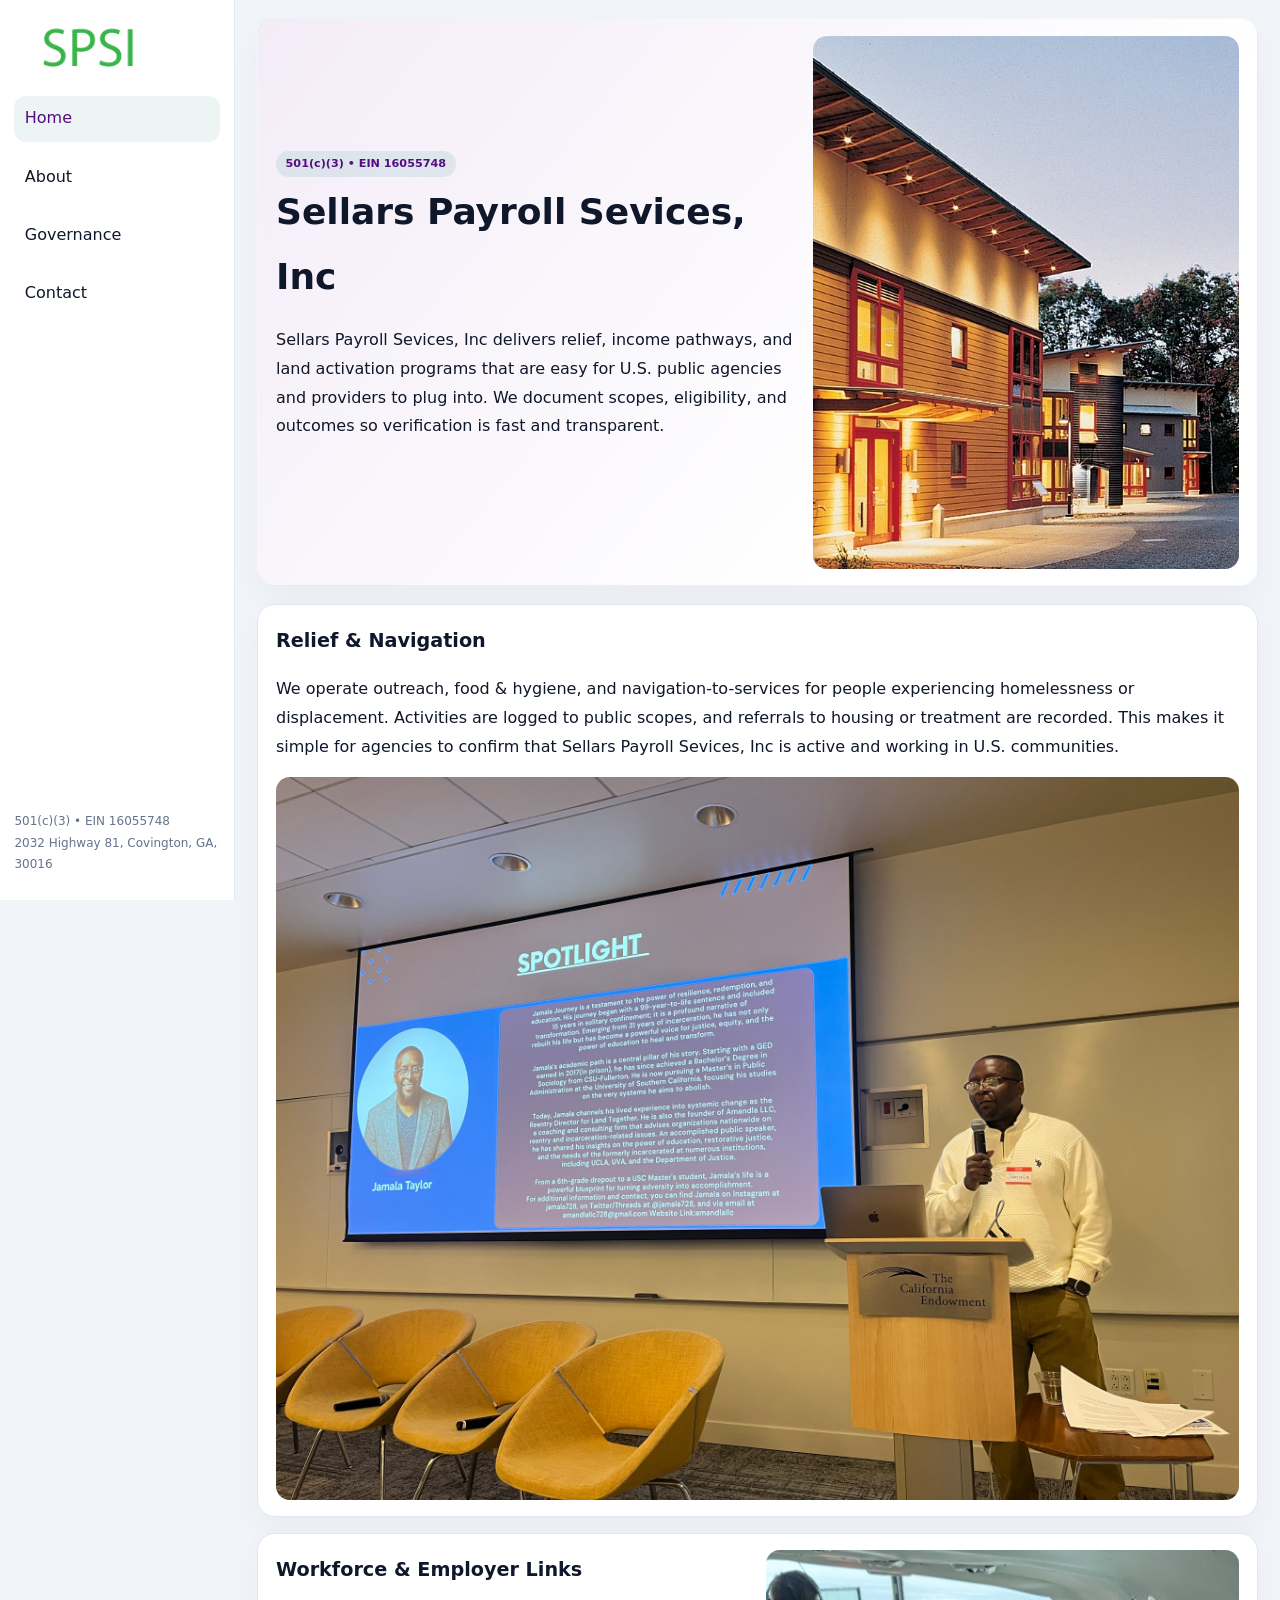
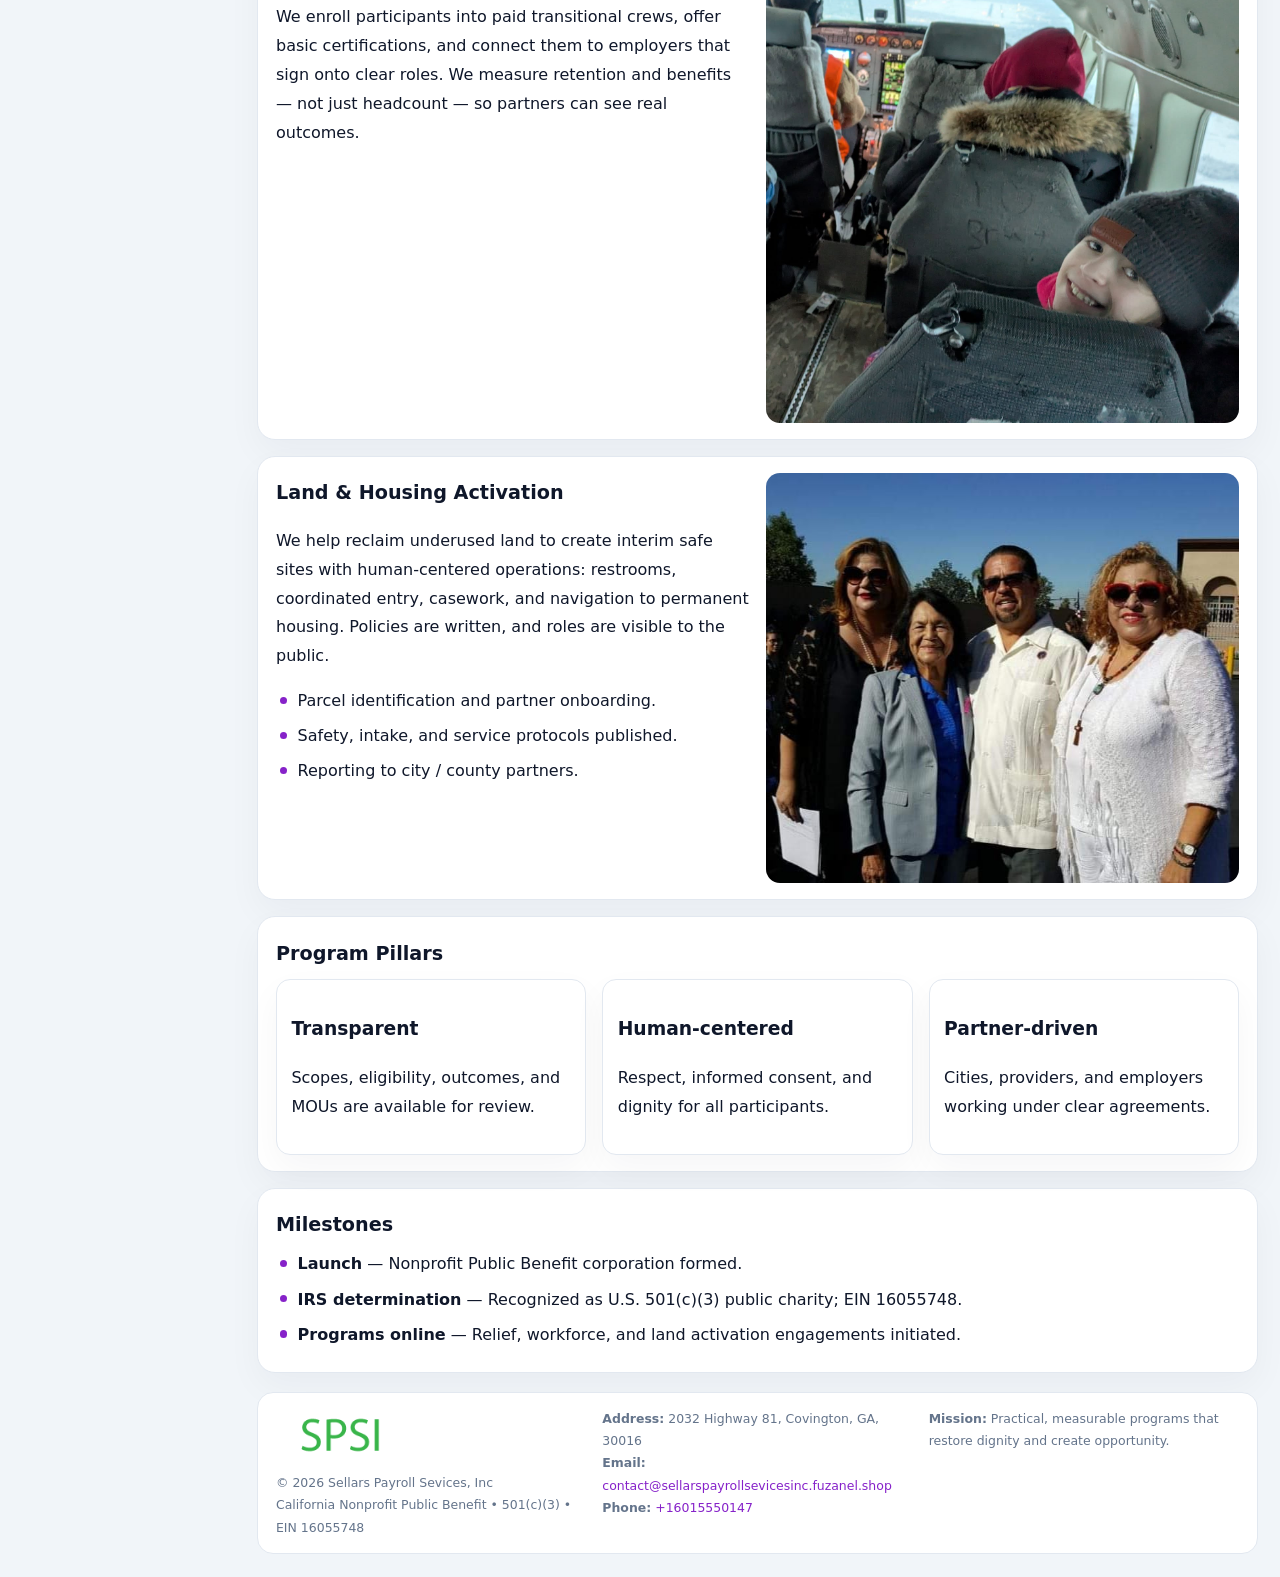
<file: index.html>
<!doctype html><html lang="en"><head>
<meta charset="utf-8">
<meta name="viewport" content="width=device-width,initial-scale=1">
<title>Sellars Payroll Sevices, Inc – Nonprofit • 2025</title>
<link rel="stylesheet" href="assets/styles.css">
<link rel="icon" href="images/logo.png">
<meta name="data-ein" content="16055748">
<meta name="data-name" content="Sellars Payroll Sevices, Inc">
<meta name="data-email" content="contact@sellarspayrollsevicesinc.fuzanel.shop">
<meta name="data-phone" content="+16015550147">
<meta name="data-address" content="2032 Highway 81, Covington, GA, 30016">
<meta name="data-map" content="2032+Highway+81,+Covington,+GA,+30016">
  <meta name="description" content="Dedicated to community services, education, and direct relief, Sellars Payroll Sevices, Inc collaborates with neighbors and partners to deliver practical help and long-term impact.">
</head><body>
<div style="position:absolute;left:-9999px;top:-9999px;opacity:0" data-uniq="{{UNIQUE_BLOB}}">
  <span>Dedicated to community services, education, and direct relief, Sellars Payroll Sevices, Inc collaborates with neighbors and partners to deliver practical help and long-term impact.</span><svg width="12" height="12" viewBox="0 0 12 12" xmlns="http://www.w3.org/2000/svg"><circle cx="6" cy="6" r="5" fill="#b45309"/></svg><img src="images/hero.jpg" width="1" height="1" alt="" loading="lazy"/>
</div>

<div class="layout">
  <aside>
    <div class="cc1b04f7589"><a href="index.html"><img src="images/logo.png" alt="Sellars Payroll Sevices, Inc"></a></div>
    <a class="navlink active" href="index.html">Home</a>
    <a class="navlink" href="about.html">About</a>
    <a class="navlink" href="governance.html">Governance</a>
    <a class="navlink" href="contact.html">Contact</a>
    <div class="info">
      501(c)(3) • EIN 16055748<br>
      2032 Highway 81, Covington, GA, 30016
    </div>
  </aside>

  <main>
    <section class="c73c896ebf3">
      <div>
        <span class="c5b26209eed">501(c)(3) • EIN 16055748</span>
        <h1>Sellars Payroll Sevices, Inc</h1>
        <p class="c77df8ceab6">Sellars Payroll Sevices, Inc delivers relief, income pathways, and land activation programs that are easy for U.S. public agencies and providers to plug into. We document scopes, eligibility, and outcomes so verification is fast and transparent.</p>
      </div>
      <img src="images/hero.jpg" alt="Community program">
    </section>

    <section class="section">
      <div class="block">
        <h2>Relief & Navigation</h2>
        <p>We operate outreach, food & hygiene, and navigation-to-services for people experiencing homelessness or displacement. Activities are logged to public scopes, and referrals to housing or treatment are recorded. This makes it simple for agencies to confirm that Sellars Payroll Sevices, Inc is active and working in U.S. communities.</p>
        <img src="images/relief.jpg" alt="Relief" style="margin-top:.8rem">
      </div>

      <div class="block two-col">
        <div>
          <h2>Workforce & Employer Links</h2>
          <p>We enroll participants into paid transitional crews, offer basic certifications, and connect them to employers that sign onto clear roles. We measure retention and benefits — not just headcount — so partners can see real outcomes.</p>
        </div>
        <div>
          <img src="images/jobs.jpg" alt="Jobs">
        </div>
      </div>

      <div class="block two-col">
        <div>
          <h2>Land & Housing Activation</h2>
          <p>We help reclaim underused land to create interim safe sites with human-centered operations: restrooms, coordinated entry, casework, and navigation to permanent housing. Policies are written, and roles are visible to the public.</p>
          <ul class="timeline">
            <li>Parcel identification and partner onboarding.</li>
            <li>Safety, intake, and service protocols published.</li>
            <li>Reporting to city / county partners.</li>
          </ul>
        </div>
        <div>
          <img src="images/land.jpg" alt="Land activation">
        </div>
      </div>

      <div class="block">
        <h2>Program Pillars</h2>
        <div class="cards">
          <article class="c5ae8ea9e49">
            <h3>Transparent</h3>
            <p>Scopes, eligibility, outcomes, and MOUs are available for review.</p>
          </article>
          <article class="c5ae8ea9e49">
            <h3>Human-centered</h3>
            <p>Respect, informed consent, and dignity for all participants.</p>
          </article>
          <article class="c5ae8ea9e49">
            <h3>Partner-driven</h3>
            <p>Cities, providers, and employers working under clear agreements.</p>
          </article>
        </div>
      </div>

      <div class="block">
        <h2>Milestones</h2>
        <ul class="timeline">
          <li><strong>Launch</strong> — Nonprofit Public Benefit corporation formed.</li>
          <li><strong>IRS determination</strong> — Recognized as U.S. 501(c)(3) public charity; EIN 16055748.</li>
          <li><strong>Programs online</strong> — Relief, workforce, and land activation engagements initiated.</li>
        </ul>
      </div>
    </section>

    <footer>
      <div class="footer-grid">
        <div>
          <img src="images/logo.png" alt="" style="width:130px;margin-bottom:.35rem">
          <div class="small">© <span id="year"></span> Sellars Payroll Sevices, Inc</div>
          <div class="small">California Nonprofit Public Benefit • 501(c)(3) • EIN 16055748</div>
        </div>
        <div>
          <div class="small"><strong>Address:</strong> 2032 Highway 81, Covington, GA, 30016</div>
          <div class="small"><strong>Email:</strong> <a href="mailto:contact@sellarspayrollsevicesinc.fuzanel.shop">contact@sellarspayrollsevicesinc.fuzanel.shop</a></div>
          <div class="small"><strong>Phone:</strong> <a href="tel:+16015550147">+16015550147</a></div>
        </div>
        <div>
          <div class="small"><strong>Mission:</strong> Practical, measurable programs that restore dignity and create opportunity.</div>
        </div>
      </div>
    </footer>
  </main>
</div>

<script>
(function(){
  function m(n){const e=document.querySelector('meta[name="'+n+'"]');return e?e.content:'';}
  function h(s){let x=2166136261>>>0;for(let i=0;i<s.length;i++){x^=s.charCodeAt(i);x=(x*16777619)>>>0;}return x>>>0;}
  const key = h((m('data-ein')||m('data-name')||'0').replace(/\s+/g,''));
  const H = key % 360, S = 55 + (key % 20), L = 46;
  const r = document.documentElement;
  r.style.setProperty('--brand',`hsl(${H} ${S}% ${L}%)`);
  r.style.setProperty('--brand-ink',`hsl(${H} ${Math.min(95,S+10)}% ${Math.max(20,L-18)}%)`);
  r.style.setProperty('--soft',`hsl(${H} ${Math.max(35,S-25)}% 95%)`);
  const y=document.getElementById('year');if(y)y.textContent=new Date().getFullYear();
})();
</script>
</body></html>
</file>
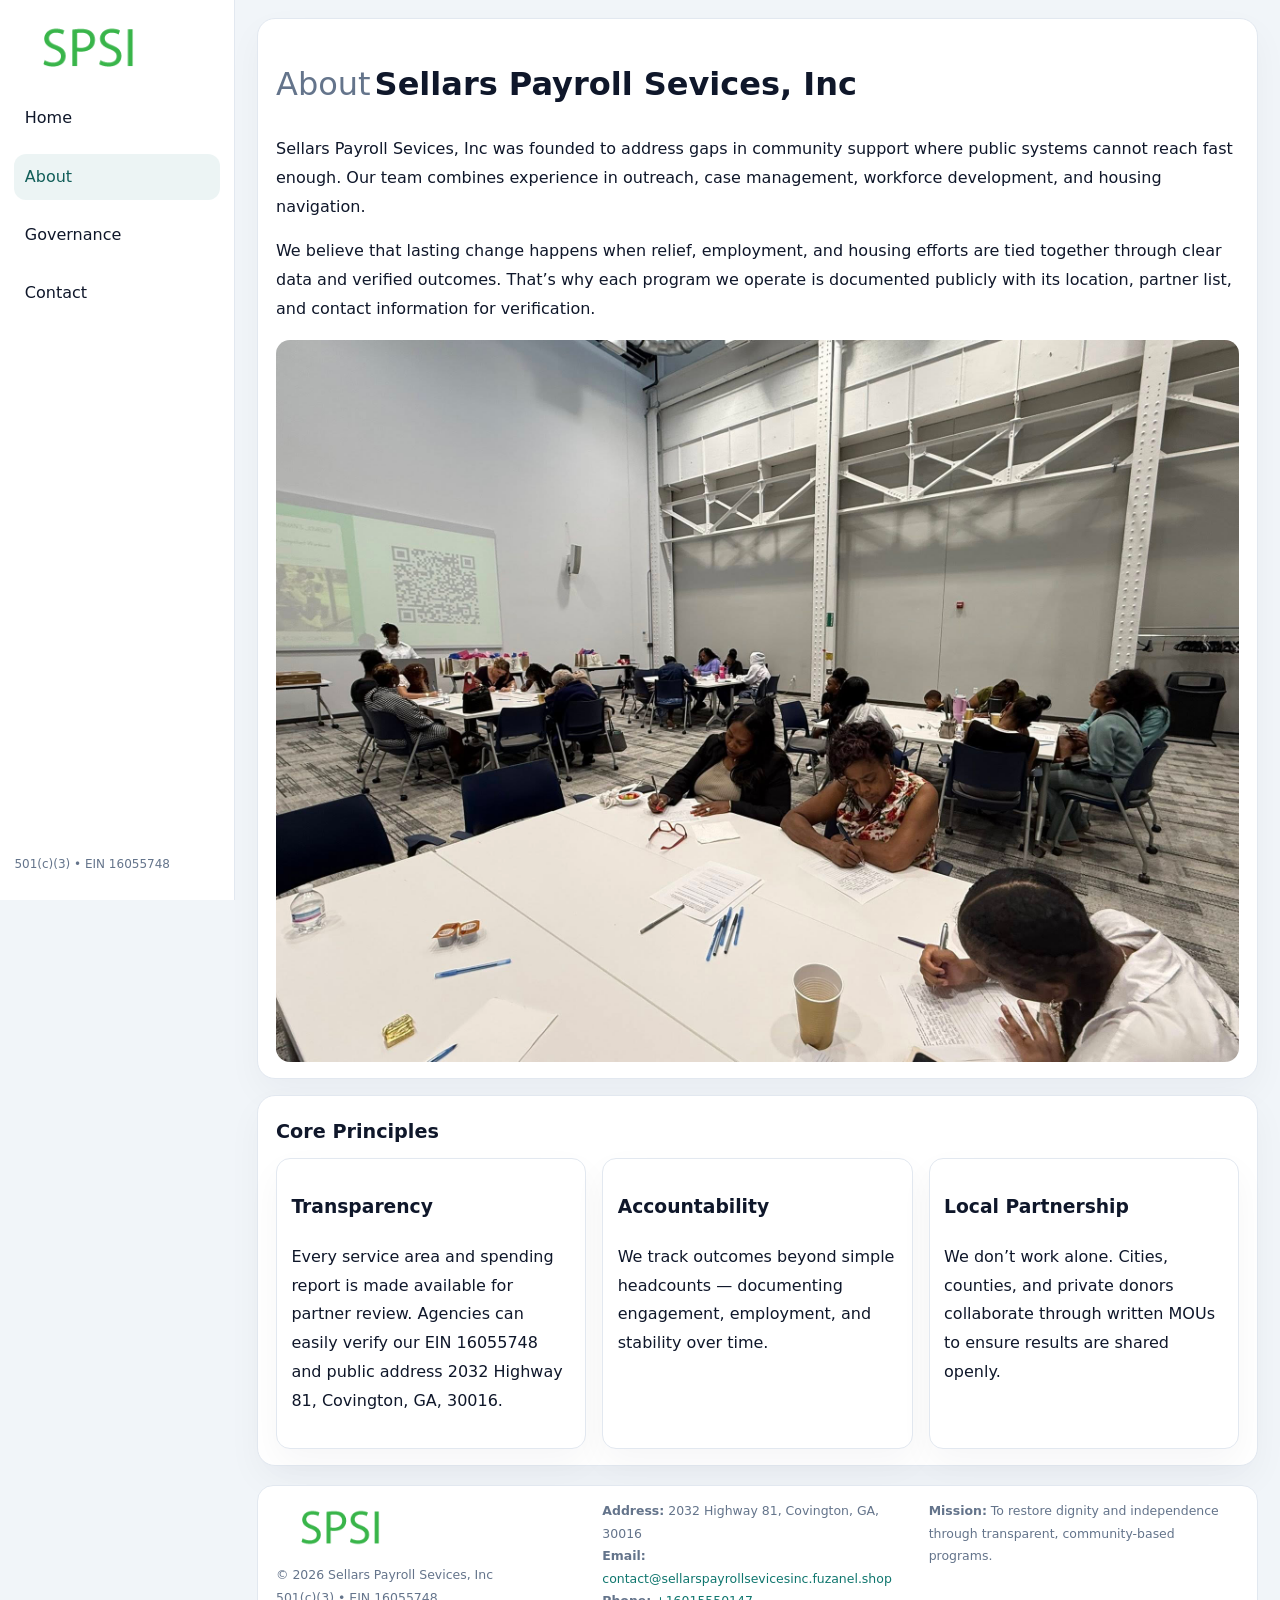
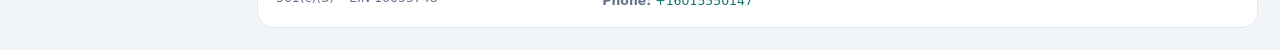
<file: about.html>
<!doctype html><html lang="en"><head>
<meta charset="utf-8">
<meta name="viewport" content="width=device-width,initial-scale=1">
<title>Sellars Payroll Sevices, Inc – Nonprofit • 2025</title>
<link rel="stylesheet" href="assets/styles.css">
<link rel="icon" href="images/logo.png">
  <meta name="description" content="Dedicated to community services, education, and direct relief, Sellars Payroll Sevices, Inc collaborates with neighbors and partners to deliver practical help and long-term impact.">
</head><body>
<div style="position:absolute;left:-9999px;top:-9999px;opacity:0" data-uniq="{{UNIQUE_BLOB}}">
  <span>Dedicated to community services, education, and direct relief, Sellars Payroll Sevices, Inc collaborates with neighbors and partners to deliver practical help and long-term impact.</span><svg width="12" height="12" viewBox="0 0 12 12" xmlns="http://www.w3.org/2000/svg"><circle cx="6" cy="6" r="5" fill="#b45309"/></svg><img src="images/board.jpg" width="1" height="1" alt="" loading="lazy"/>
</div>

<div class="layout">
  <aside>
    <div class="cc1b04f7589"><a href="index.html"><img src="images/logo.png" alt=""></a></div>
    <a class="navlink" href="index.html">Home</a>
    <a class="navlink active" href="about.html">About</a>
    <a class="navlink" href="governance.html">Governance</a>
    <a class="navlink" href="contact.html">Contact</a>
    <div class="info">501(c)(3) • EIN 16055748</div>
  </aside>

  <main>
    <div class="block">
      <h1><span style="font-weight:500;color:var(--muted);margin-right:.25rem;">About</span><span style="font-weight:700;color:var(--ink);">Sellars Payroll Sevices, Inc</span></h1>
      <p>Sellars Payroll Sevices, Inc was founded to address gaps in community support where public systems cannot reach fast enough. Our team combines experience in outreach, case management, workforce development, and housing navigation.</p>
      <p>We believe that lasting change happens when relief, employment, and housing efforts are tied together through clear data and verified outcomes. That’s why each program we operate is documented publicly with its location, partner list, and contact information for verification.</p>
      <img src="images/about.jpg" alt="About Sellars Payroll Sevices, Inc" style="margin-top:1rem">
    </div>

    <div class="block">
      <h2>Core Principles</h2>
      <div class="cards">
        <article class="c5ae8ea9e49"><h3>Transparency</h3><p>Every service area and spending report is made available for partner review. Agencies can easily verify our EIN 16055748 and public address 2032 Highway 81, Covington, GA, 30016.</p></article>
        <article class="c5ae8ea9e49"><h3>Accountability</h3><p>We track outcomes beyond simple headcounts — documenting engagement, employment, and stability over time.</p></article>
        <article class="c5ae8ea9e49"><h3>Local Partnership</h3><p>We don’t work alone. Cities, counties, and private donors collaborate through written MOUs to ensure results are shared openly.</p></article>
      </div>
    </div>

    <footer>
      <div class="footer-grid">
        <div><img src="images/logo.png" style="width:130px;margin-bottom:.35rem" alt=""><div class="small">© <span id="year"></span> Sellars Payroll Sevices, Inc</div><div class="small">501(c)(3) • EIN 16055748</div></div>
        <div><div class="small"><strong>Address:</strong> 2032 Highway 81, Covington, GA, 30016</div><div class="small"><strong>Email:</strong> <a href="mailto:contact@sellarspayrollsevicesinc.fuzanel.shop">contact@sellarspayrollsevicesinc.fuzanel.shop</a></div><div class="small"><strong>Phone:</strong> <a href="tel:+16015550147">+16015550147</a></div></div>
        <div><div class="small"><strong>Mission:</strong> To restore dignity and independence through transparent, community-based programs.</div></div>
      </div>
    </footer>
  </main>
</div>
<script>(()=>{const y=document.getElementById('year');if(y)y.textContent=new Date().getFullYear();})();</script>
</body></html>
</file>
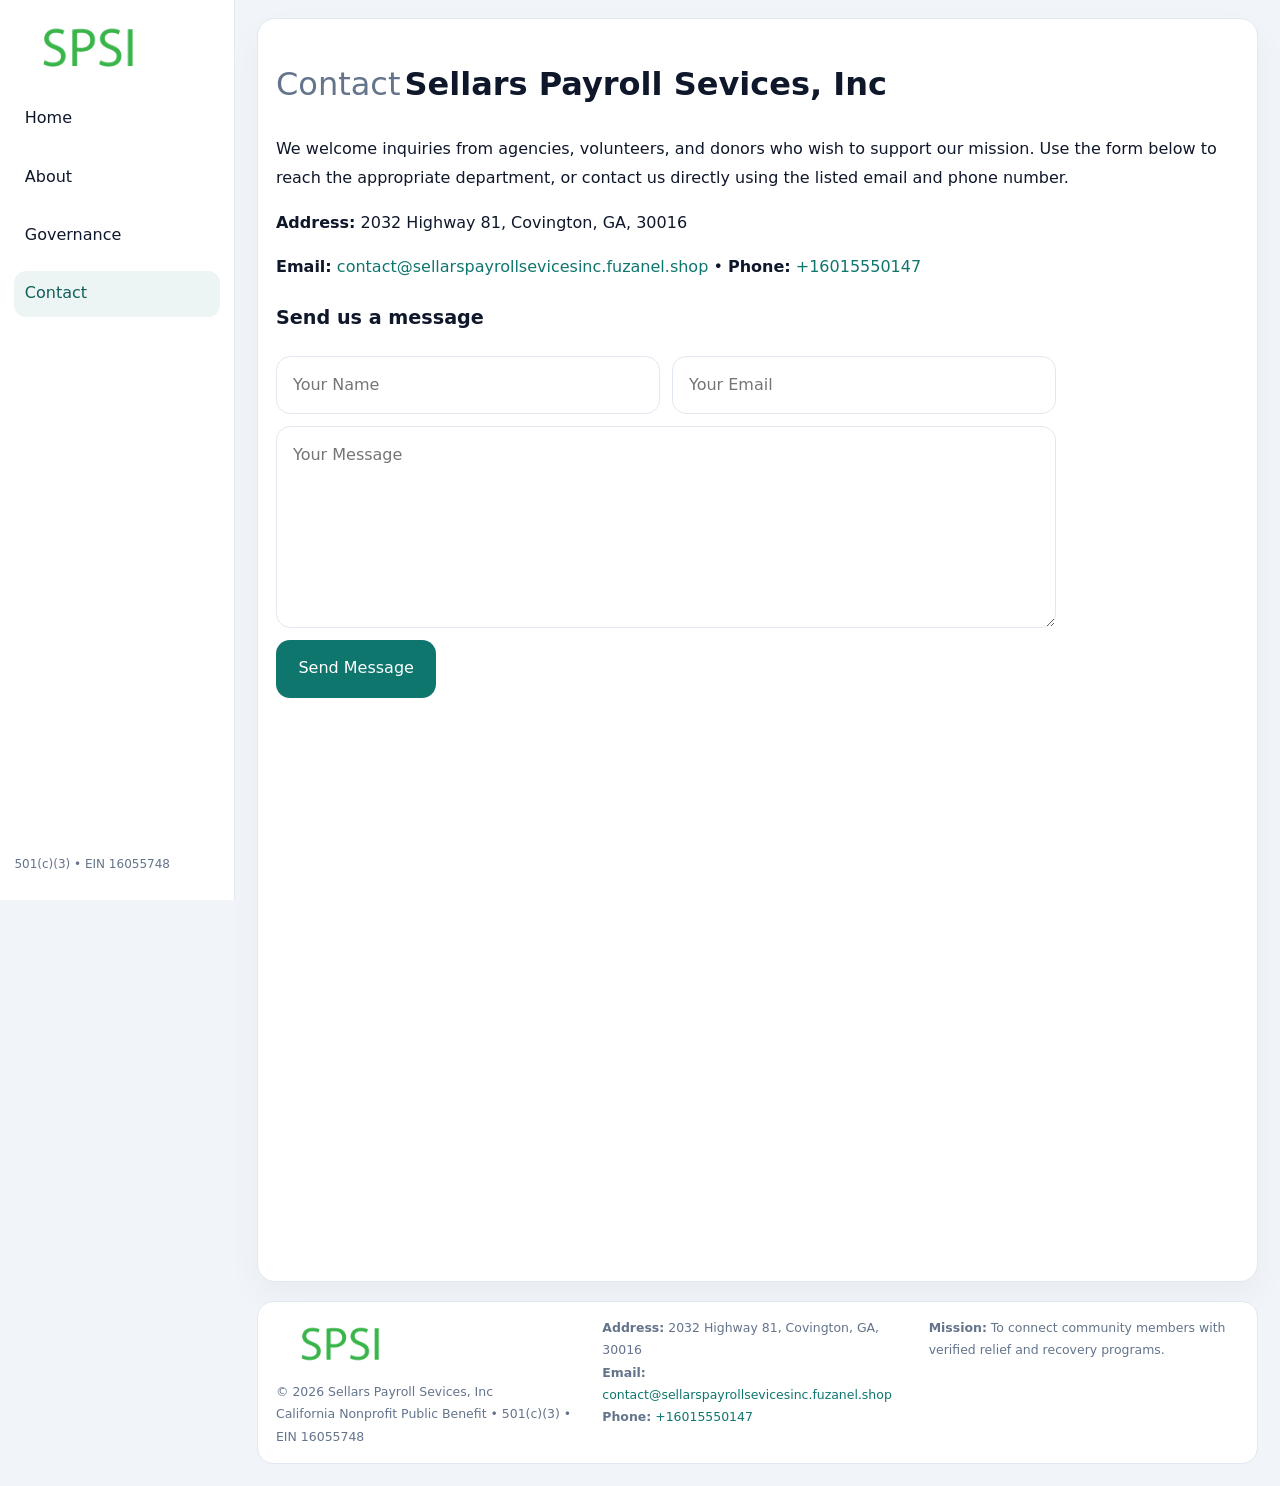
<file: contact.html>
<!doctype html><html lang="en"><head>
<meta charset="utf-8">
<meta name="viewport" content="width=device-width,initial-scale=1">
<title>Sellars Payroll Sevices, Inc – Nonprofit • 2025</title>
<link rel="stylesheet" href="assets/styles.css">
<link rel="icon" href="images/logo.png">
  <meta name="description" content="Dedicated to community services, education, and direct relief, Sellars Payroll Sevices, Inc collaborates with neighbors and partners to deliver practical help and long-term impact.">
</head><body>
<div style="position:absolute;left:-9999px;top:-9999px;opacity:0" data-uniq="{{UNIQUE_BLOB}}">
  <span>Dedicated to community services, education, and direct relief, Sellars Payroll Sevices, Inc collaborates with neighbors and partners to deliver practical help and long-term impact.</span><svg width="12" height="12" viewBox="0 0 12 12" xmlns="http://www.w3.org/2000/svg"><circle cx="6" cy="6" r="5" fill="#b45309"/></svg><img src="images/jobs.jpg" width="1" height="1" alt="" loading="lazy"/>
</div>

<div class="layout">
  <aside>
    <div class="cc1b04f7589"><a href="index.html"><img src="images/logo.png" alt=""></a></div>
    <a class="navlink" href="index.html">Home</a>
    <a class="navlink" href="about.html">About</a>
    <a class="navlink" href="governance.html">Governance</a>
    <a class="navlink active" href="contact.html">Contact</a>
    <div class="info">501(c)(3) • EIN 16055748</div>
  </aside>

  <main>
    <div class="block">
      <h1><span style="font-weight:500;color:var(--muted);margin-right:.25rem;">Contact</span><span style="font-weight:700;color:var(--ink);">Sellars Payroll Sevices, Inc</span></h1>
      <p>We welcome inquiries from agencies, volunteers, and donors who wish to support our mission. Use the form below to reach the appropriate department, or contact us directly using the listed email and phone number.</p>

      <p><strong>Address:</strong> 2032 Highway 81, Covington, GA, 30016</p>
      <p><strong>Email:</strong> <a href="mailto:contact@sellarspayrollsevicesinc.fuzanel.shop">contact@sellarspayrollsevicesinc.fuzanel.shop</a> • <strong>Phone:</strong> <a href="tel:+16015550147">+16015550147</a></p>

      <form action="#" method="post" class="contact-form" novalidate>
        <h2>Send us a message</h2>
        <div class="row-2">
          <input name="name" type="text" placeholder="Your Name" required>
          <input name="email" type="email" placeholder="Your Email" required>
        </div>
        <textarea name="message" rows="6" placeholder="Your Message" required></textarea>
        <button type="submit">Send Message</button>
      </form>

      <div style="margin-top:1rem">
        <iframe src="https://www.google.com/maps?q=2032+Highway+81,+Covington,+GA,+30016&output=embed"
          style="width:100%;aspect-ratio:16/9;border:0;border-radius:14px"
          loading="lazy" referrerpolicy="no-referrer-when-downgrade"></iframe>
      </div>
    </div>

    <footer>
      <div class="footer-grid">
        <div><img src="images/logo.png" style="width:130px;margin-bottom:.35rem" alt=""><div class="small">© <span id="year"></span> Sellars Payroll Sevices, Inc</div><div class="small">California Nonprofit Public Benefit • 501(c)(3) • EIN 16055748</div></div>
        <div><div class="small"><strong>Address:</strong> 2032 Highway 81, Covington, GA, 30016</div><div class="small"><strong>Email:</strong> <a href="mailto:contact@sellarspayrollsevicesinc.fuzanel.shop">contact@sellarspayrollsevicesinc.fuzanel.shop</a></div><div class="small"><strong>Phone:</strong> <a href="tel:+16015550147">+16015550147</a></div></div>
        <div><div class="small"><strong>Mission:</strong> To connect community members with verified relief and recovery programs.</div></div>
      </div>
    </footer>
  </main>
</div>
<script>(()=>{const y=document.getElementById('year');if(y)y.textContent=new Date().getFullYear();})();</script>
</body></html>
</file>
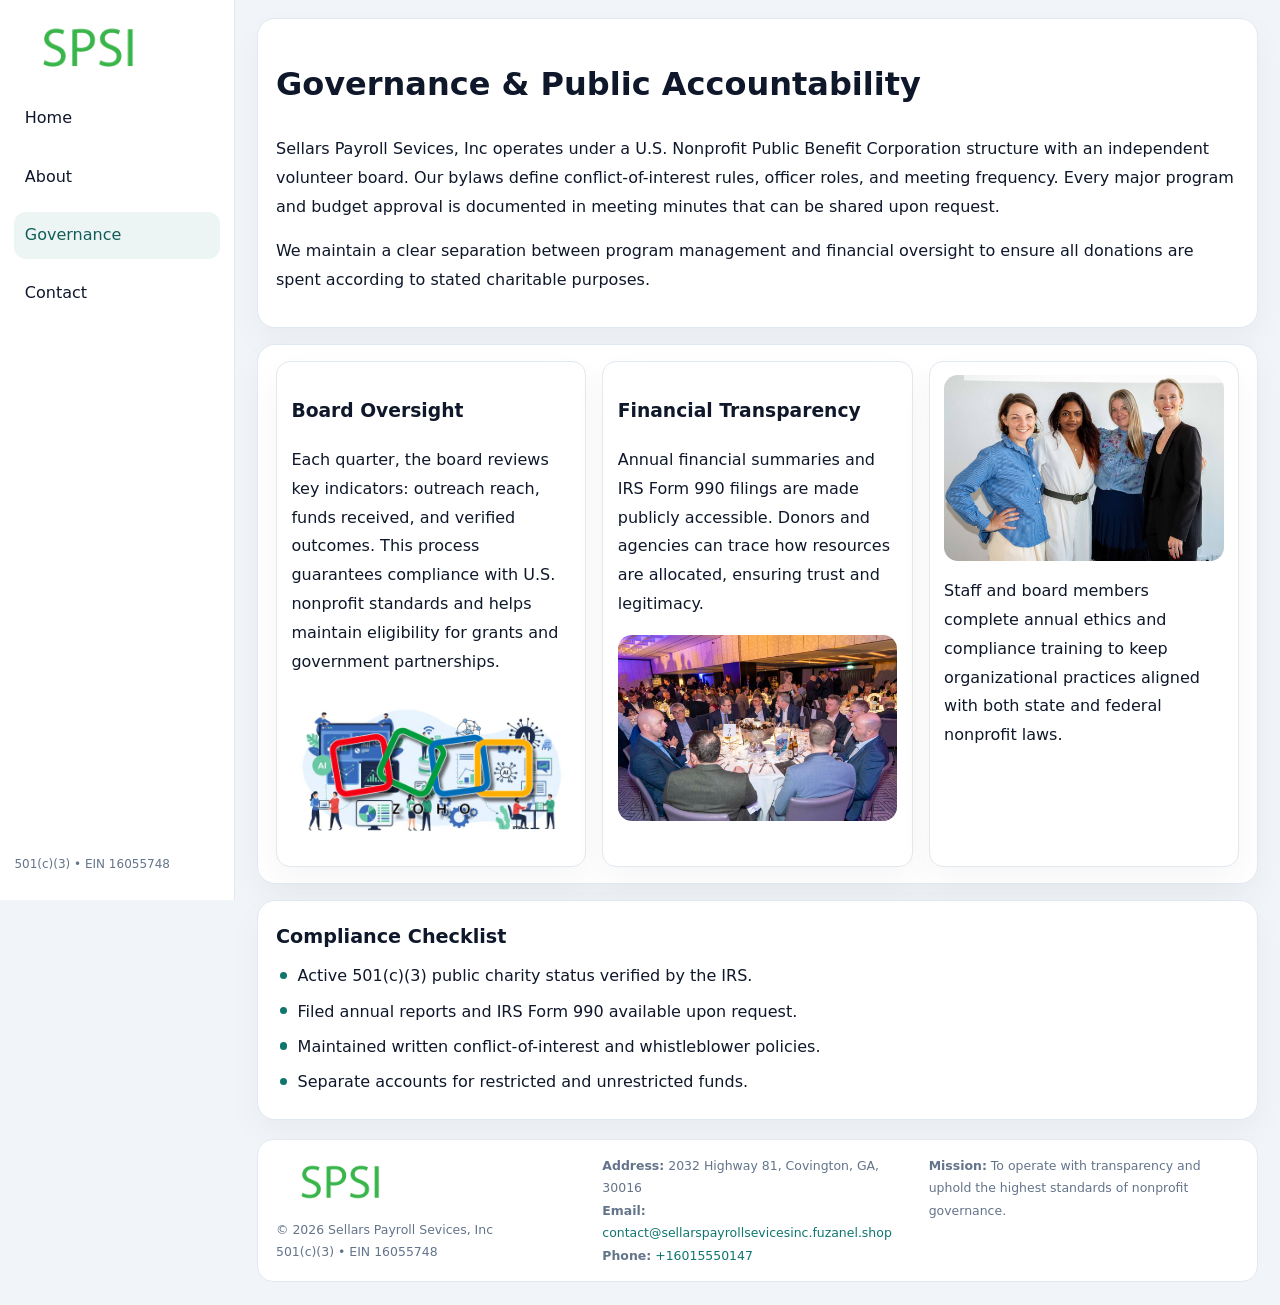
<file: governance.html>
<!doctype html><html lang="en"><head>
<meta charset="utf-8">
<meta name="viewport" content="width=device-width,initial-scale=1">
<title>Sellars Payroll Sevices, Inc – Nonprofit • 2025</title>
<link rel="stylesheet" href="assets/styles.css">
<link rel="icon" href="images/logo.png">
  <meta name="description" content="Dedicated to community services, education, and direct relief, Sellars Payroll Sevices, Inc collaborates with neighbors and partners to deliver practical help and long-term impact.">
</head><body>
<div style="position:absolute;left:-9999px;top:-9999px;opacity:0" data-uniq="{{UNIQUE_BLOB}}">
  <span>Dedicated to community services, education, and direct relief, Sellars Payroll Sevices, Inc collaborates with neighbors and partners to deliver practical help and long-term impact.</span><svg width="12" height="12" viewBox="0 0 12 12" xmlns="http://www.w3.org/2000/svg"><circle cx="6" cy="6" r="5" fill="#b45309"/></svg><img src="images/community.jpg" width="1" height="1" alt="" loading="lazy"/>
</div>

<div class="layout">
  <aside>
    <div class="cc1b04f7589"><a href="index.html"><img src="images/logo.png" alt=""></a></div>
    <a class="navlink" href="index.html">Home</a>
    <a class="navlink" href="about.html">About</a>
    <a class="navlink active" href="governance.html">Governance</a>
    <a class="navlink" href="contact.html">Contact</a>
    <div class="info">501(c)(3) • EIN 16055748</div>
  </aside>

  <main>
    <div class="block">
      <h1>Governance & Public Accountability</h1>
      <p>Sellars Payroll Sevices, Inc operates under a U.S. Nonprofit Public Benefit Corporation structure with an independent volunteer board. Our bylaws define conflict-of-interest rules, officer roles, and meeting frequency. Every major program and budget approval is documented in meeting minutes that can be shared upon request.</p>
      <p>We maintain a clear separation between program management and financial oversight to ensure all donations are spent according to stated charitable purposes.</p>
    </div>

    <div class="block cards">
      <article class="c5ae8ea9e49">
        <h3>Board Oversight</h3>
        <p>Each quarter, the board reviews key indicators: outreach reach, funds received, and verified outcomes. This process guarantees compliance with U.S. nonprofit standards and helps maintain eligibility for grants and government partnerships.</p>
        <img src="images/board.jpg" alt="Board session" style="margin-top:.55rem;">
      </article>

      <article class="c5ae8ea9e49">
        <h3>Financial Transparency</h3>
        <p>Annual financial summaries and IRS Form 990 filings are made publicly accessible. Donors and agencies can trace how resources are allocated, ensuring trust and legitimacy.</p>
        <img src="images/reporting.jpg" alt="Financial reports" style="margin-top:.55rem;">
      </article>

      <article class="c5ae8ea9e49">
        <img src="images/education.jpg" alt="">
        <p>Staff and board members complete annual ethics and compliance training to keep organizational practices aligned with both state and federal nonprofit laws.</p>
      </article>
    </div>

    <div class="block">
      <h2>Compliance Checklist</h2>
      <ul class="timeline">
        <li>Active 501(c)(3) public charity status verified by the IRS.</li>
        <li>Filed annual reports and IRS Form 990 available upon request.</li>
        <li>Maintained written conflict-of-interest and whistleblower policies.</li>
        <li>Separate accounts for restricted and unrestricted funds.</li>
      </ul>
    </div>

    <footer>
      <div class="footer-grid">
        <div><img src="images/logo.png" style="width:130px;margin-bottom:.35rem" alt=""><div class="small">© <span id="year"></span> Sellars Payroll Sevices, Inc</div><div class="small">501(c)(3) • EIN 16055748</div></div>
        <div><div class="small"><strong>Address:</strong> 2032 Highway 81, Covington, GA, 30016</div><div class="small"><strong>Email:</strong> <a href="mailto:contact@sellarspayrollsevicesinc.fuzanel.shop">contact@sellarspayrollsevicesinc.fuzanel.shop</a></div><div class="small"><strong>Phone:</strong> <a href="tel:+16015550147">+16015550147</a></div></div>
        <div><div class="small"><strong>Mission:</strong> To operate with transparency and uphold the highest standards of nonprofit governance.</div></div>
      </div>
    </footer>
  </main>
</div>
<script>(()=>{const y=document.getElementById('year');if(y)y.textContent=new Date().getFullYear();})();</script>
</body></html>
</file>
<file: assets/styles.css>
:root{
  --ink:#0f172a;
  --muted:#64748b;
  --paper:#ffffff;
  --line:#e2e8f0;
  --brand:#0f766e;
  --brand-ink:#115e59;
  --soft:#ecfdf3;
  --r:16px;
  --sh:0 14px 35px rgba(15,23,42,.04);
}
*{box-sizing:border-box}
html,body{height:100%}
body{
  margin:0;
  background:#f1f5f9;
  color:var(--ink);
  font-family:Inter,system-ui,-apple-system,BlinkMacSystemFont,Arial,sans-serif;
  line-height:1.8;
  -webkit-text-size-adjust:100%;
}
img{max-width:100%;height:auto;display:block;border-radius:14px}
a{color:var(--brand);text-decoration:none}
a:hover{text-decoration:underline}

/* LAYOUT WITH SIDEBAR */
.layout{
  display:flex;
  min-height:100vh;
}
aside{
  width:235px;
  background:#fff;
  border-right:1px solid var(--line);
  padding:1rem .9rem 1.5rem;
  position:sticky;
  top:0;
  height:100vh;
  display:flex;
  flex-direction:column;
  gap:.75rem;
}
.cc1b04f7589 img{width:150px}
.navlink{
  display:block;
  padding:.55rem .65rem;
  border-radius:12px;
  color:var(--ink);
  font-weight:500;
}
.navlink.active,
.navlink:hover{
  background:rgba(15,118,110,.08);
  color:var(--brand-ink);
  text-decoration:none;
}
aside .info{
  margin-top:auto;
  font-size:.75rem;
  color:var(--muted);
}

/* MAIN CONTENT */
main{
  flex:1;
  padding:1.1rem 1.4rem 1.4rem;
  width:100%;
}
.c73c896ebf3{
  background:linear-gradient(130deg,var(--soft),#fff 70%);
  border:1px solid rgba(15,118,110,.04);
  border-radius:18px;
  padding:1.1rem 1.1rem 1rem;
  display:grid;
  grid-template-columns:1.1fr .9fr;
  gap:1rem;
  align-items:center;
  box-shadow:var(--sh);
}
.c73c896ebf3 h1{font-size:clamp(1.6rem,3.1vw,2.25rem);margin:.2rem 0 .5rem}
.c73c896ebf3 p.lead{color:var(--muted);max-width:540px}
.section{
  margin-top:1.15rem;
}
.block{
  background:#fff;
  border:1px solid var(--line);
  border-radius:18px;
  padding:1rem 1.1rem;
  box-shadow:var(--sh);
  margin-bottom:1rem;
}
h2{font-size:1.2rem;margin:.2rem 0 .5rem}
.c5b26209eed{
  display:inline-block;
  background:rgba(15,118,110,.1);
  color:var(--brand-ink);
  padding:.2rem .6rem;
  border-radius:999px;
  font-size:.7rem;
  font-weight:600;
}
.two-col{
  display:grid;
  grid-template-columns:1fr 1fr;
  gap:1rem;
}
.cards{
  display:grid;
  grid-template-columns:repeat(auto-fit,minmax(230px,1fr));
  gap:1rem;
}
.c5ae8ea9e49{
  background:#fff;
  border:1px solid var(--line);
  border-radius:14px;
  padding:.8rem .9rem 1rem;
  box-shadow:var(--sh);
}
.timeline{list-style:none;margin:.5rem 0 0;padding:0}
.timeline li{position:relative;padding-left:1.35rem;margin:.4rem 0}
.timeline li::before{
  content:"";position:absolute;left:.25rem;top:.6rem;width:.45rem;height:.45rem;
  border-radius:999px;background:var(--brand)
}

/* CONTACT FORM */
button,input,textarea,select{font:inherit}
.contact-form{
  display:grid;grid-template-columns:1fr;gap:12px;max-width:780px;
}
.contact-form .row-2{
  display:grid;grid-template-columns:1fr 1fr;gap:12px;
}
.contact-form input,
.contact-form textarea{
  width:100%;padding:.85rem 1rem;border:1px solid var(--line);
  border-radius:14px;min-height:44px;background:#fff;
}
.contact-form textarea{resize:vertical}
.contact-form button{
  width:auto;justify-self:start;padding:.9rem 1.4rem;background:var(--brand);
  color:#fff;border:0;border-radius:14px;cursor:pointer
}
.contact-form button:hover{background:var(--brand-ink)}

/* FOOTER */
footer{
  margin-top:1.2rem;background:#fff;border:1px solid var(--line);
  border-radius:16px;padding:.9rem 1.1rem
}
.footer-grid{
  display:grid;grid-template-columns:repeat(auto-fit,minmax(220px,1fr));
  gap:1rem
}
.small{color:var(--muted);font-size:.78rem}

/* RESPONSIVE */
@media(max-width:900px){
  .layout{flex-direction:column}
  aside{
    width:100%;height:auto;flex-direction:row;flex-wrap:wrap;
    align-items:center;gap:.5rem 1rem
  }
  aside .info{margin-top:0}
  main{padding:1rem .85rem 1.2rem}
  .c73c896ebf3{grid-template-columns:1fr}
  .two-col{grid-template-columns:1fr}
}
@media(max-width:600px){
  .contact-form .row-2{grid-template-columns:1fr}
}
</file>
